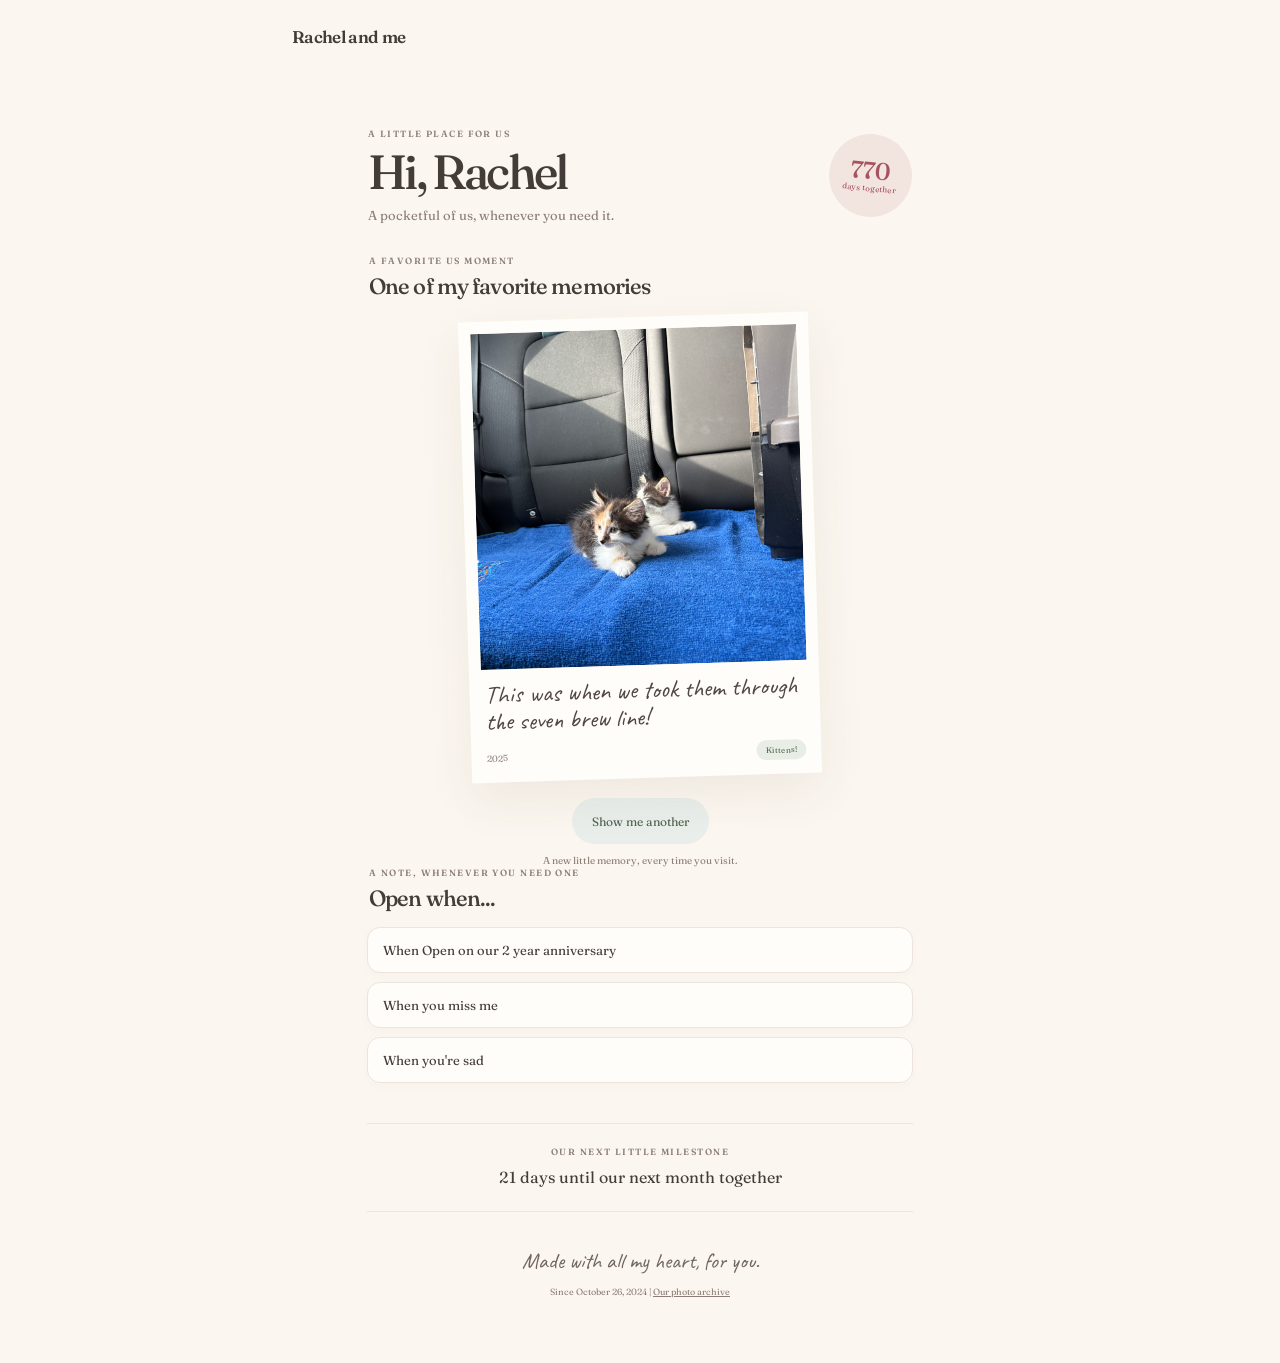
<file: index.html>
<!doctype html>
<html lang="en">
<head>
  <meta charset="utf-8">
  <meta name="viewport" content="width=device-width,initial-scale=1,viewport-fit=cover">
  <meta name="robots" content="noindex,nofollow,noarchive">
  <meta name="theme-color" content="#fbf6ef">
  <link rel="manifest" href="manifest.webmanifest">
  <link rel="icon" href="heart.svg" type="image/svg+xml">
  <link rel="preconnect" href="https://fonts.googleapis.com">
  <link rel="preconnect" href="https://fonts.gstatic.com" crossorigin>
  <link href="https://fonts.googleapis.com/css2?family=Caveat:wght@500;600&family=Fraunces:opsz,wght@9..144,400;9..144,500;9..144,600&display=swap" rel="stylesheet">
  <link rel="stylesheet" href="style.css">
  <title>A little love note for Rachel</title>
</head>
<body>
  <div id="app" class="app">
    <header class="topbar">
      <a class="wordmark" href="#home" aria-label="Home">Rachel and me</a>
      <button id="install-button" class="install-button hidden" aria-label="Install this keepsake">Add to Home Screen</button>
    </header>
    <main id="home">
      <section class="hero">
        <div class="hero-copy">
          <p class="eyebrow">A LITTLE PLACE FOR US</p>
          <h1>Hi, Rachel</h1>
          <p class="intro">A pocketful of us, whenever you need it.</p>
        </div>
        <div class="days-badge"><strong id="days-together">-</strong><span>days together</span></div>
      </section>
      <section class="memory-section">
        <div class="section-heading">
          <div><p class="eyebrow">A FAVORITE US MOMENT</p><h2>One of my favorite memories</h2></div>
        </div>
        <article id="polaroid" class="polaroid">
          <div class="photo-wrap">
            <img id="memory-image" src="" alt="A favorite memory of us">
            <span id="photo-placeholder" class="photo-placeholder hidden">Your first memory<small>Add photos to the archive when you are ready</small></span>
          </div>
          <div class="polaroid-caption">
            <p id="memory-caption" class="handwritten"></p>
            <div class="memory-meta"><time id="memory-date"></time><span id="memory-tag" class="tag"></span></div>
          </div>
        </article>
        <button id="another-button" class="button secondary">Show me another</button>
        <p class="shuffle-note">A new little memory, every time you visit.</p>
      </section>
      <section class="open-when">
        <div class="section-heading">
          <div><p class="eyebrow">A NOTE, WHENEVER YOU NEED ONE</p><h2>Open when...</h2></div>
        </div>
        <div class="note-list" id="note-list"></div>
        <article id="note-paper" class="note-paper hidden">
          <button id="close-note" class="close-note" aria-label="Close note">Close</button>
          <p class="eyebrow">A NOTE FROM ME</p><h3 id="note-title"></h3>
          <p id="note-content" class="note-content"></p>
          <span class="note-signoff">Always yours</span>
        </article>
      </section>
      <section class="countdown">
        <p class="eyebrow">OUR NEXT LITTLE MILESTONE</p>
        <p id="countdown-text" class="countdown-text"></p>
      </section>
      <footer>
        <p>Made with all my heart, for you.</p>
        <span>Since October 26, 2024 | <a href="admin.html">Our photo archive</a></span>
      </footer>
    </main>
    <div id="anniversary-modal" class="modal hidden" role="dialog" aria-modal="true" aria-labelledby="modal-title">
      <div class="heart-field" aria-hidden="true"></div>
      <div class="modal-card">
        <button id="close-modal" class="close-modal" aria-label="Close anniversary message">Close</button>
        <p class="eyebrow">ANOTHER PAGE IN OUR STORY</p>
        <h2 id="modal-title"></h2><p id="modal-copy"></p>
        <button id="modal-done" class="button primary">Here's to us</button>
      </div>
    </div>
    <div id="toast" class="toast" role="status"></div>
  </div>
  <script src="memories.js"></script>
  <script src="app.js"></script>
  <script src="sw-register.js"></script>
</body>
</html>
</file>
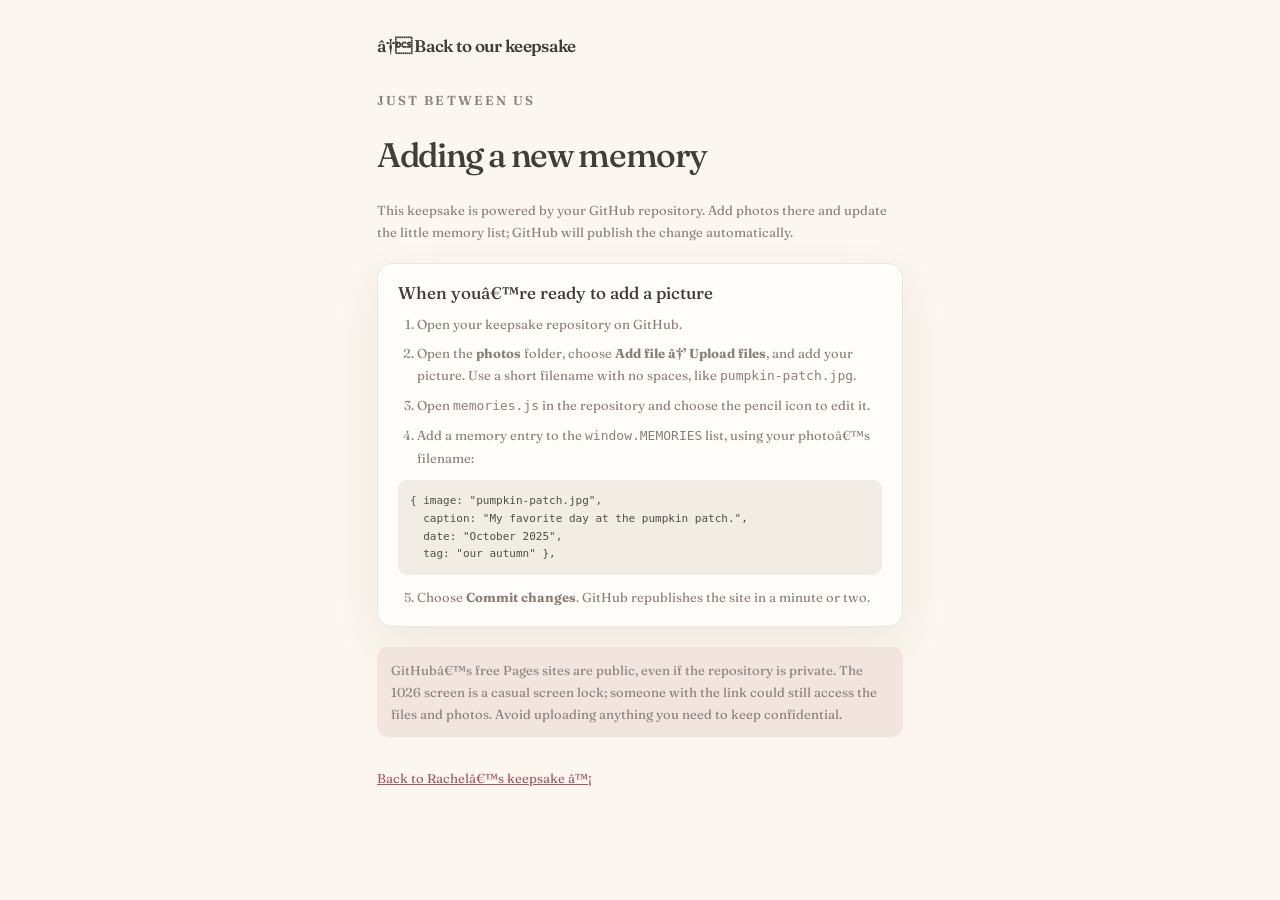
<file: admin.html>
﻿<!doctype html><html lang="en"><head><meta charset="utf-8"><meta name="viewport" content="width=device-width,initial-scale=1,viewport-fit=cover"><meta name="robots" content="noindex,nofollow,noarchive"><meta name="theme-color" content="#fbf6ef"><link rel="stylesheet" href="style.css"><link rel="preconnect" href="https://fonts.googleapis.com"><link href="https://fonts.googleapis.com/css2?family=Caveat:wght@500;600&family=Fraunces:opsz,wght@9..144,400;9..144,500&display=swap" rel="stylesheet"><title>Our photo archive</title><style>.guide{max-width:570px;margin:auto;padding:35px 22px 60px}.guide h1{font-size:34px;font-weight:500;letter-spacing:-.04em}.guide>p,.guide li{color:var(--muted);line-height:1.7;font-size:13px}.guide-card{margin:20px 0;padding:18px 20px;background:var(--paper);border:1px solid var(--line);border-radius:15px;box-shadow:var(--shadow)}.guide-card h2{font-size:17px;font-weight:500;margin:0 0 10px}.guide-card ol{padding-left:19px;margin:0}.guide-card li+li{margin-top:7px}.code{padding:12px;background:#f1ece4;border-radius:9px;overflow:auto;font:11px/1.6 ui-monospace,Consolas,monospace;color:#554b45}body.dark .code{background:#242321;color:#f4ece4}.guide-link{color:var(--blush-deep)}.notice{padding:12px 14px;border-radius:10px;background:#f2e4df;font-size:11px;line-height:1.6}.guide-footer{margin-top:30px}</style></head><body><main class="guide"><a class="wordmark" href="index.html">â† Back to our keepsake</a><p class="eyebrow" style="margin-top:33px">JUST BETWEEN US</p><h1>Adding a new memory</h1><p>This keepsake is powered by your GitHub repository. Add photos there and update the little memory list; GitHub will publish the change automatically.</p><div class="guide-card"><h2>When youâ€™re ready to add a picture</h2><ol><li>Open your keepsake repository on GitHub.</li><li>Open the <strong>photos</strong> folder, choose <strong>Add file â†’ Upload files</strong>, and add your picture. Use a short filename with no spaces, like <code>pumpkin-patch.jpg</code>.</li><li>Open <code>memories.js</code> in the repository and choose the pencil icon to edit it.</li><li>Add a memory entry to the <code>window.MEMORIES</code> list, using your photoâ€™s filename:</li></ol><pre class="code">{ image: "pumpkin-patch.jpg",
  caption: "My favorite day at the pumpkin patch.",
  date: "October 2025",
  tag: "our autumn" },</pre><ol start="5"><li>Choose <strong>Commit changes</strong>. GitHub republishes the site in a minute or two.</li></ol></div><p class="notice">GitHubâ€™s free Pages sites are public, even if the repository is private. The 1026 screen is a casual screen lock; someone with the link could still access the files and photos. Avoid uploading anything you need to keep confidential.</p><p class="guide-footer"><a class="guide-link" href="index.html">Back to Rachelâ€™s keepsake â™¡</a></p></main></body></html>
</file>
<file: style.css>
:root {
  --cream: #fbf6ef;
  --paper: #fffdf9;
  --ink: #433c39;
  --muted: #8c7f78;
  --blush: #e9b4b5;
  --blush-deep: #a65360;
  --sage: #99aa91;
  --line: #eee4db;
  --shadow: 0 18px 48px #51433c13;
  --font-body: 'Fraunces', Georgia, serif;
  --font-hand: 'Caveat', cursive;
}

* { box-sizing: border-box; }
html { scroll-behavior: smooth; }
body {
  margin: 0;
  background: var(--cream);
  color: var(--ink);
  font-family: var(--font-body);
  font-size: 15px;
  -webkit-font-smoothing: antialiased;
}
button, input { font: inherit; }
button { color: inherit; -webkit-tap-highlight-color: transparent; }
.hidden { display: none !important; }
.app { min-height: 100svh; padding-bottom: env(safe-area-inset-bottom); }
.topbar {
  min-height: calc(60px + env(safe-area-inset-top));
  padding: env(safe-area-inset-top) 22px 0;
  display: flex;
  align-items: center;
  justify-content: space-between;
  max-width: 740px;
  margin: auto;
}
.wordmark { text-decoration: none; color: var(--ink); font-size: 17px; font-weight: 600; letter-spacing: -.04em; }
.install-button {
  border: 1px solid var(--line);
  border-radius: 99px;
  background: var(--paper);
  padding: 9px 13px;
  color: var(--muted);
  font-size: 11px;
}
.app main { max-width: 590px; margin: 0 auto; padding: 15px 22px 40px; }
.eyebrow { margin: 0 0 8px; color: var(--muted); font-size: 9px; font-weight: 600; letter-spacing: .16em; }
.hero { display: flex; align-items: center; justify-content: space-between; padding: 28px 1px 32px; gap: 12px; }
.hero h1 { font-size: clamp(34px, 9vw, 48px); font-weight: 500; letter-spacing: -.055em; line-height: 1.05; margin: 0; }
.intro { font-size: 13px; color: var(--muted); margin: 10px 0 0; }
.days-badge {
  flex: 0 0 83px;
  width: 83px;
  height: 83px;
  border-radius: 50%;
  background: #f2e4df;
  display: flex;
  flex-direction: column;
  align-items: center;
  justify-content: center;
  transform: rotate(6deg);
  color: var(--blush-deep);
  line-height: 1.1;
}
.days-badge strong { font-size: 24px; font-weight: 500; }
.days-badge span { font-size: 8px; letter-spacing: .03em; }
.memory-section { text-align: center; }
.section-heading { display: flex; align-items: center; justify-content: space-between; text-align: left; margin: 0 2px 17px; }
.section-heading h2 { font-size: 22px; line-height: 1.15; font-weight: 500; letter-spacing: -.04em; margin: 0; }
.polaroid {
  width: min(100%, 330px);
  background: var(--paper);
  padding: 12px 12px 14px;
  margin: 0 auto 21px;
  box-shadow: var(--shadow);
  transform: rotate(-1.8deg);
  transition: transform .3s ease;
}
.polaroid.swap { transform: rotate(1.6deg) scale(.99); }
.photo-wrap { position: relative; width: 100%; aspect-ratio: 1 / 1.03; background: #e8e1d8; overflow: hidden; }
.photo-wrap img { width: 100%; height: 100%; object-fit: cover; display: block; }
.photo-placeholder {
  position: absolute;
  inset: 0;
  display: grid;
  place-content: center;
  text-align: center;
  color: #776b63;
  background: linear-gradient(145deg, #e7d6d1, #c9d5ce);
  font-family: var(--font-hand);
  font-size: 26px;
  line-height: 1.1;
  padding: 20px;
}
.photo-placeholder small { font-family: var(--font-body); font-size: 10px; margin-top: 12px; line-height: 1.5; max-width: 200px; }
.polaroid-caption { text-align: left; padding: 12px 3px 0; }
.handwritten { font-family: var(--font-hand); font-size: 25px; line-height: 1.1; margin: 0 0 12px; color: #514744; }
.memory-meta { display: flex; justify-content: space-between; align-items: center; color: var(--muted); font-size: 9px; gap: 12px; }
.tag { border-radius: 99px; background: #e8eee6; color: #596952; padding: 5px 9px; font-size: 8px; letter-spacing: .04em; }
.button { border: 0; border-radius: 99px; padding: 13px 20px; min-height: 46px; cursor: pointer; transition: transform .15s, filter .15s; }
.button:active { transform: scale(.97); }
.secondary { background: #e9eeea; color: #526350; font-size: 12px; }
.primary { background: var(--blush-deep); color: #fff; font-size: 12px; }
.shuffle-note { font-size: 10px; color: var(--muted); margin: 10px 0 0; }
.open-when { margin-bottom: 40px; }
.open-when .section-heading { margin-bottom: 15px; }
.note-list { display: grid; gap: 9px; }
.note-button {
  width: 100%;
  border: 1px solid var(--line);
  background: var(--paper);
  border-radius: 13px;
  padding: 14px 15px;
  text-align: left;
  font-size: 13px;
  cursor: pointer;
  box-shadow: 0 3px 10px #51433c06;
}
.note-paper { position: relative; margin-top: 14px; background: #f2ebdd; padding: 44px 21px 20px; border-radius: 3px; box-shadow: 0 8px 25px #51433c12; animation: paperIn .25s ease; }
.close-note, .close-modal {
  position: absolute;
  right: 13px;
  top: 10px;
  border: 0;
  background: none;
  padding: 6px 8px;
  font-size: 11px;
  color: var(--muted);
  cursor: pointer;
}
.note-paper h3 { font-family: var(--font-hand); font-size: 28px; font-weight: 500; margin: 0 0 9px; }
.note-content { font-size: 14px; line-height: 1.7; margin: 0; }
.note-signoff { display: block; text-align: right; font-family: var(--font-hand); font-size: 21px; color: var(--blush-deep); margin-top: 14px; }
.countdown { text-align: center; border-top: 1px solid var(--line); border-bottom: 1px solid var(--line); padding: 22px 12px; margin: 40px 0 25px; }
.countdown-text { font-size: 16px; line-height: 1.5; margin: 0; }
.countdown-text strong { font-weight: 600; color: var(--blush-deep); }
footer { text-align: center; padding: 10px 0 24px; color: var(--muted); }
footer p { font-family: var(--font-hand); font-size: 22px; margin: 0 0 5px; color: #70655f; }
footer span { font-size: 9px; }
footer a { color: inherit; }
.modal {
  position: fixed;
  inset: 0;
  z-index: 15;
  background: #433c39a8;
  display: grid;
  place-items: center;
  padding: 25px;
  overflow: hidden;
}
.modal-card {
  position: relative;
  z-index: 2;
  width: min(100%, 355px);
  border-radius: 22px;
  background: var(--paper);
  box-shadow: 0 22px 65px #241d1b40;
  text-align: center;
  padding: 44px 24px 27px;
  animation: paperIn .35s ease;
}
.modal-card h2 { font-size: 30px; font-weight: 500; letter-spacing: -.04em; margin: 7px 0 9px; }
.modal-card > p:not(.eyebrow) { color: var(--muted); font-size: 13px; line-height: 1.7; margin: 0 auto 22px; max-width: 255px; }
.modal-card .button { min-width: 160px; }
.heart-field { position: absolute; inset: 0; pointer-events: none; overflow: hidden; }
.float-heart {
  position: absolute;
  bottom: -30px;
  width: 13px;
  height: 13px;
  background: #f5c5c6;
  opacity: 0;
  transform: rotate(-45deg);
  animation: floatUp 4.5s ease-in forwards;
}
.float-heart::before, .float-heart::after {
  content: '';
  position: absolute;
  width: 13px;
  height: 13px;
  border-radius: 50%;
  background: inherit;
}
.float-heart::before { top: -6px; left: 0; }
.float-heart::after { top: 0; left: 6px; }
.toast {
  position: fixed;
  bottom: calc(20px + env(safe-area-inset-bottom));
  left: 50%;
  transform: translate(-50%, 15px);
  padding: 10px 16px;
  background: #433c39;
  color: white;
  border-radius: 99px;
  font-size: 11px;
  opacity: 0;
  transition: .25s;
  pointer-events: none;
  max-width: calc(100vw - 40px);
  text-align: center;
}
.toast.show { opacity: 1; transform: translate(-50%, 0); }
@keyframes floatUp {
  0% { transform: translateY(0) rotate(-45deg); opacity: 0; }
  15% { opacity: .75; }
  100% { transform: translateY(-110vh) rotate(5deg); opacity: 0; }
}
@keyframes paperIn { from { opacity: 0; transform: translateY(8px); } to { opacity: 1; transform: translateY(0); } }
@media (min-width: 650px) {
  .topbar { min-height: calc(72px + env(safe-area-inset-top)); }
  .app main { padding-top: 30px; }
  .hero { padding-top: 26px; }
  .polaroid { width: 350px; }
}
@media (prefers-reduced-motion: reduce) {
  *, *::before, *::after {
    animation-duration: .01ms !important;
    animation-iteration-count: 1 !important;
    scroll-behavior: auto !important;
    transition-duration: .01ms !important;
  }
}
</file>
